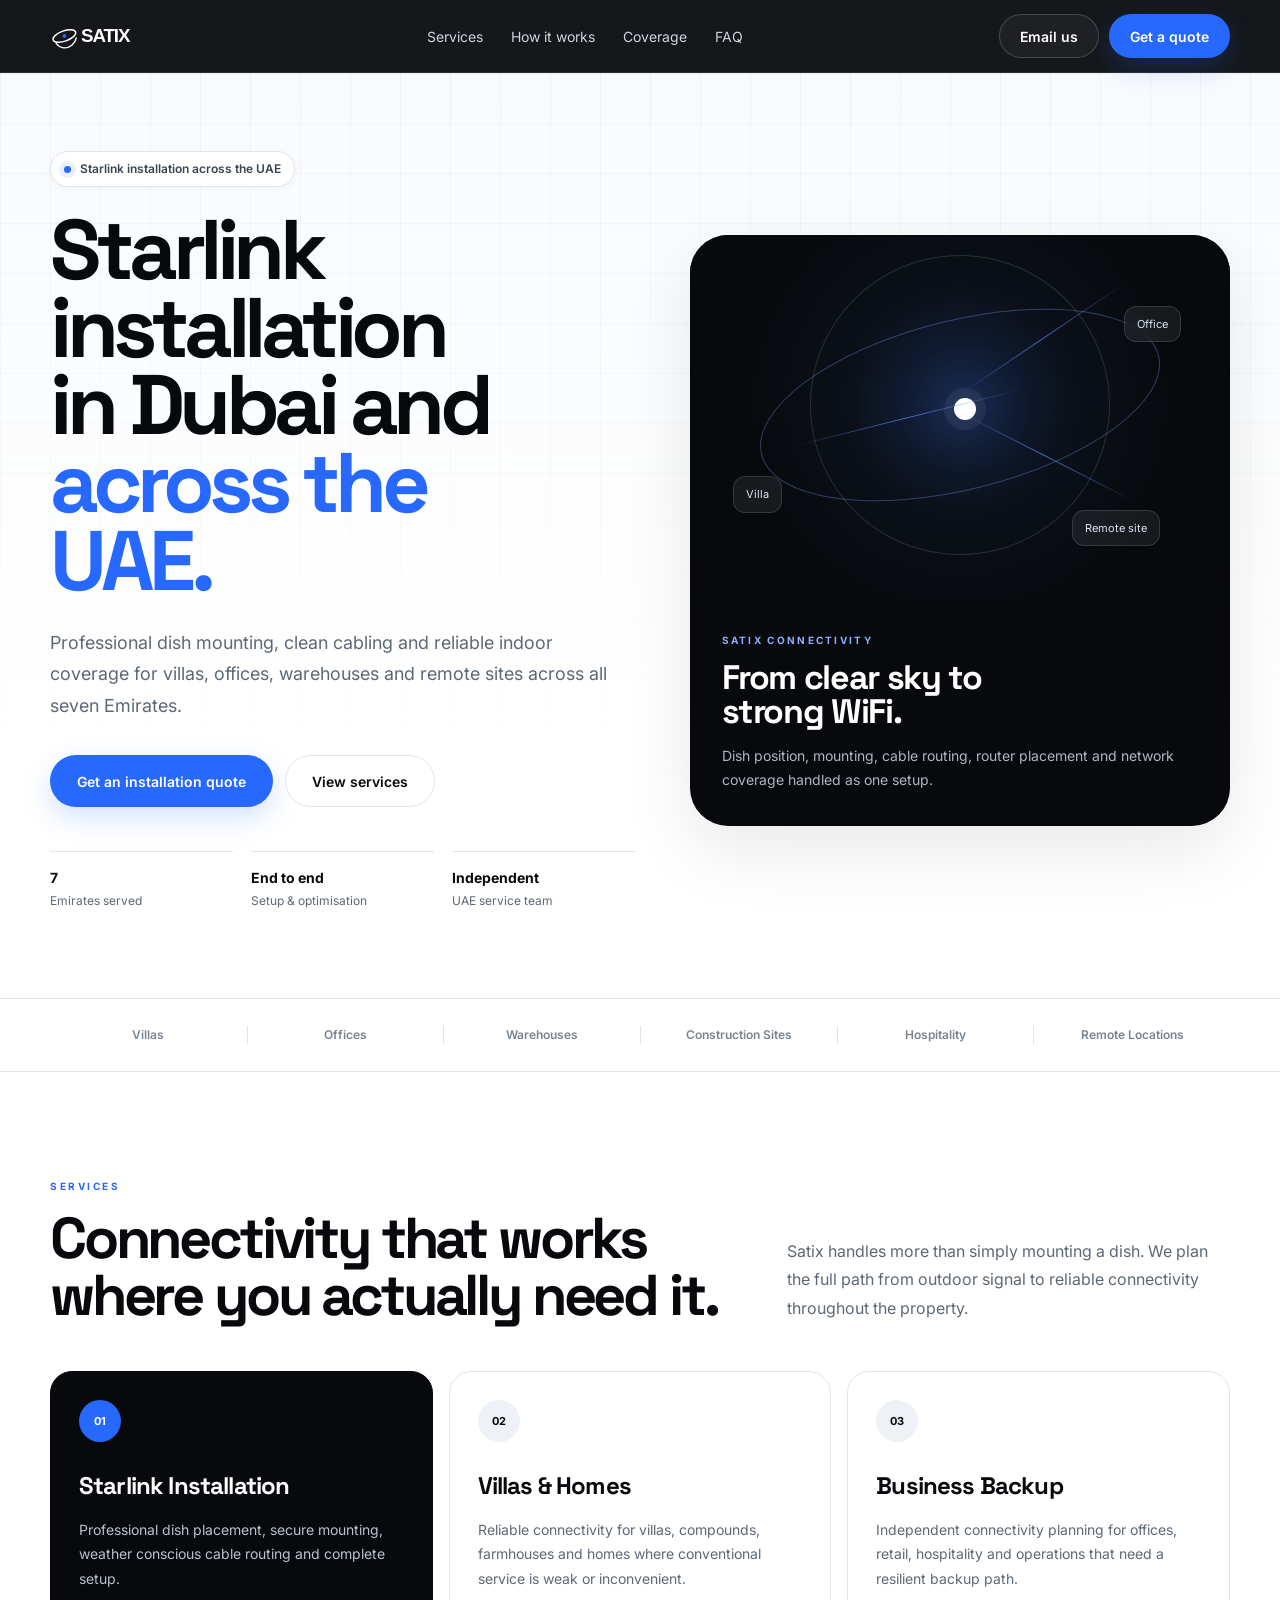
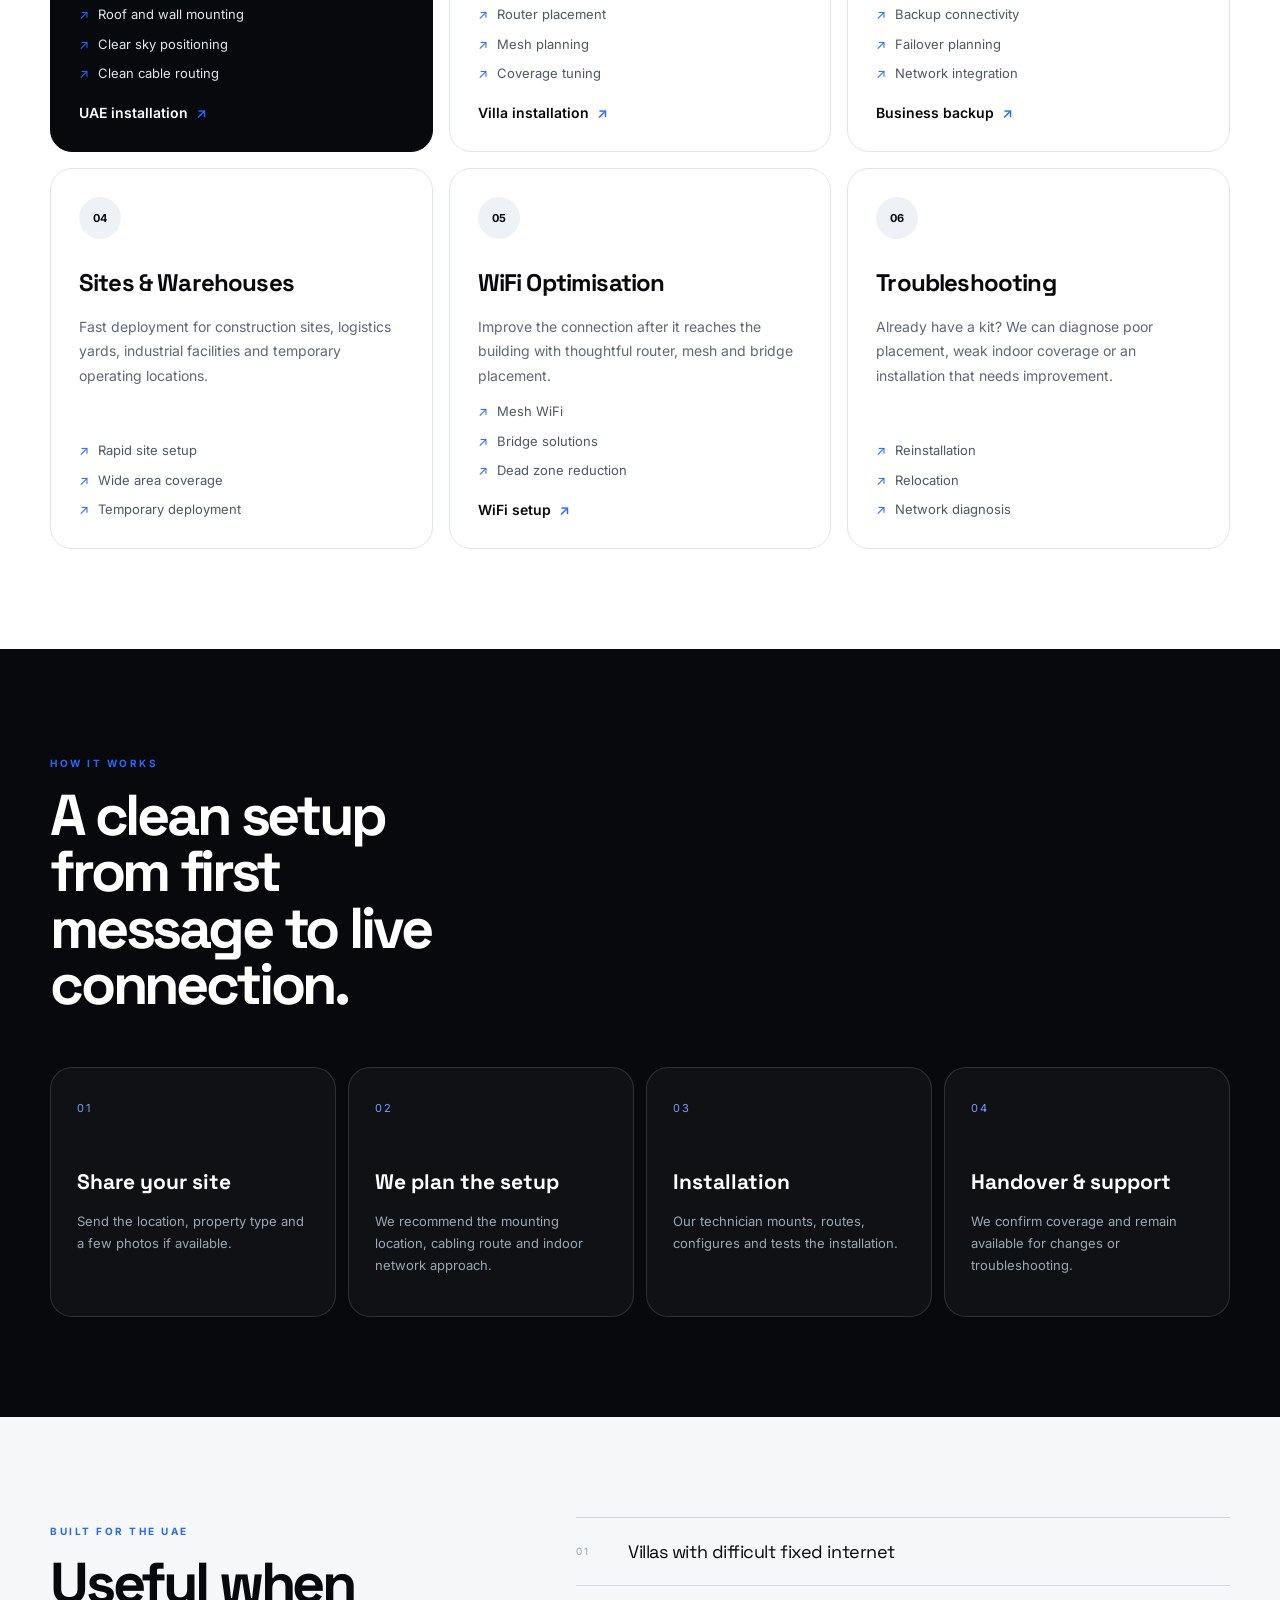
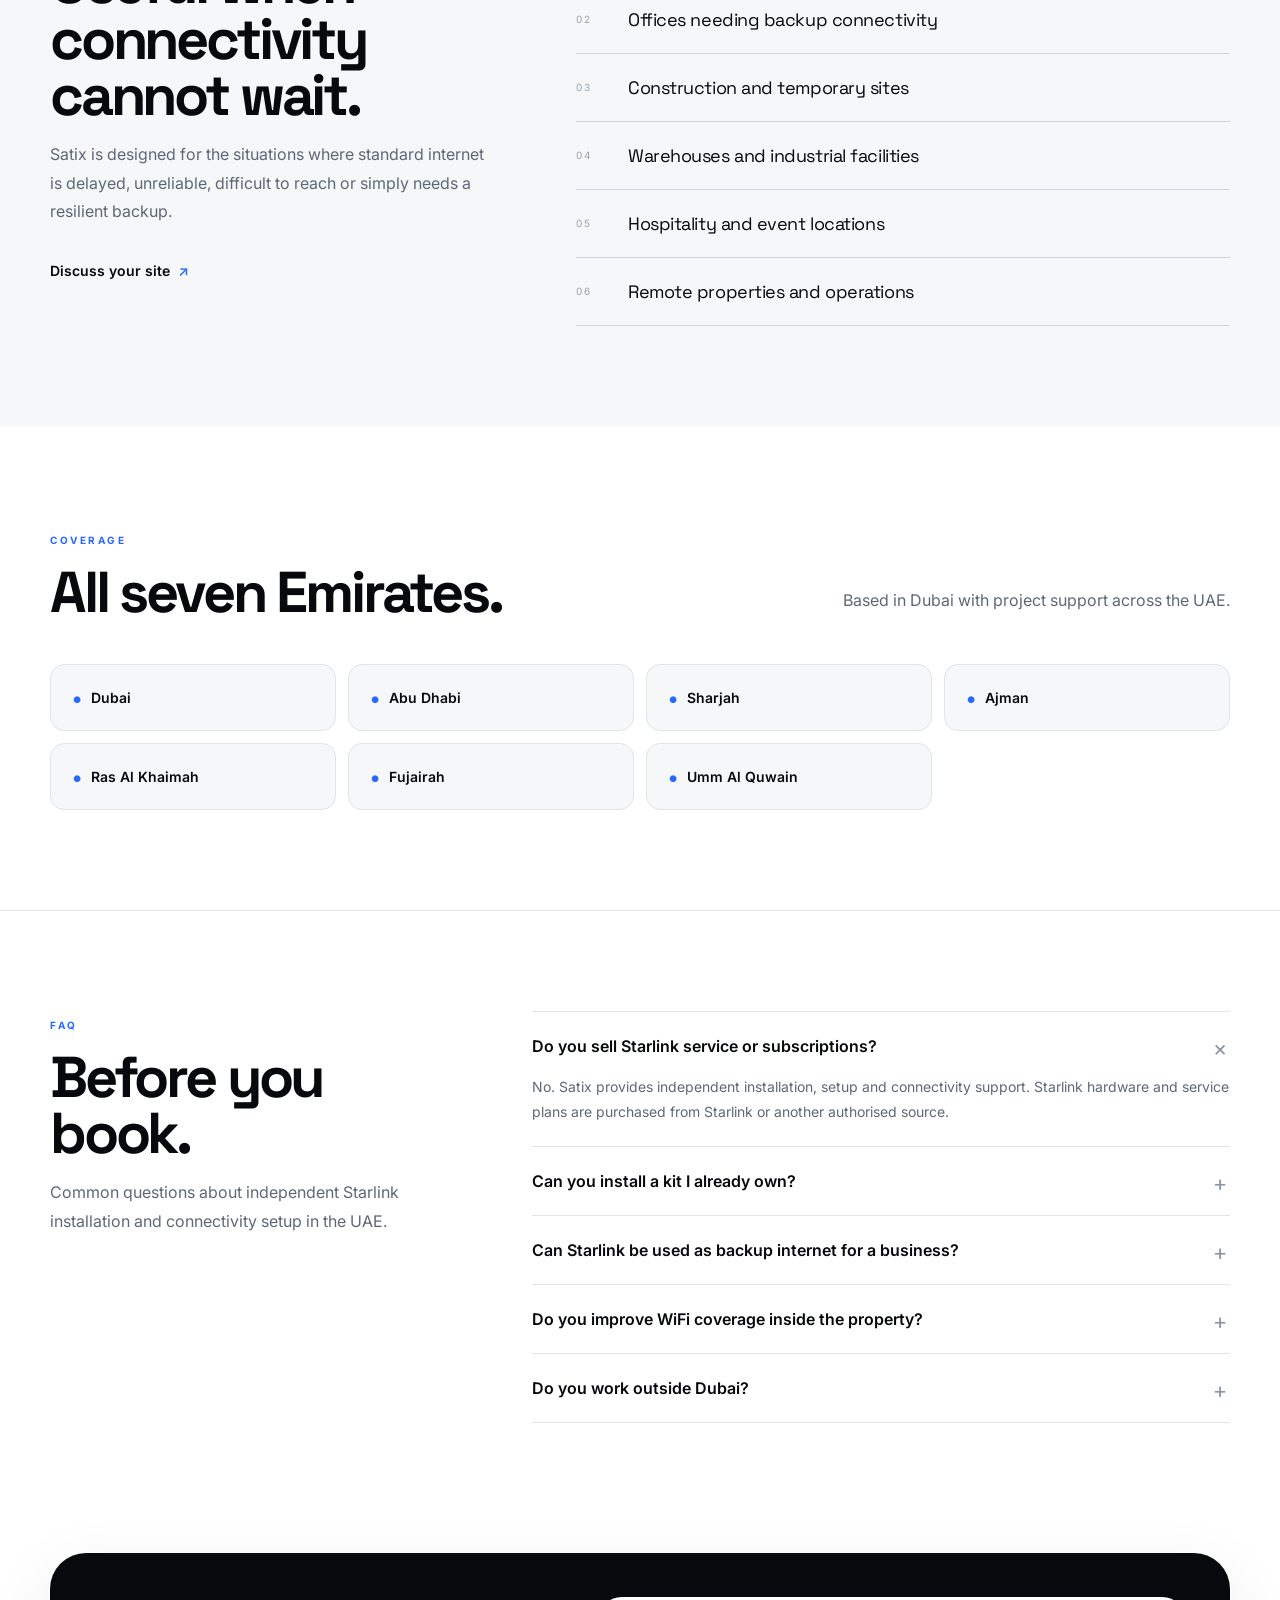
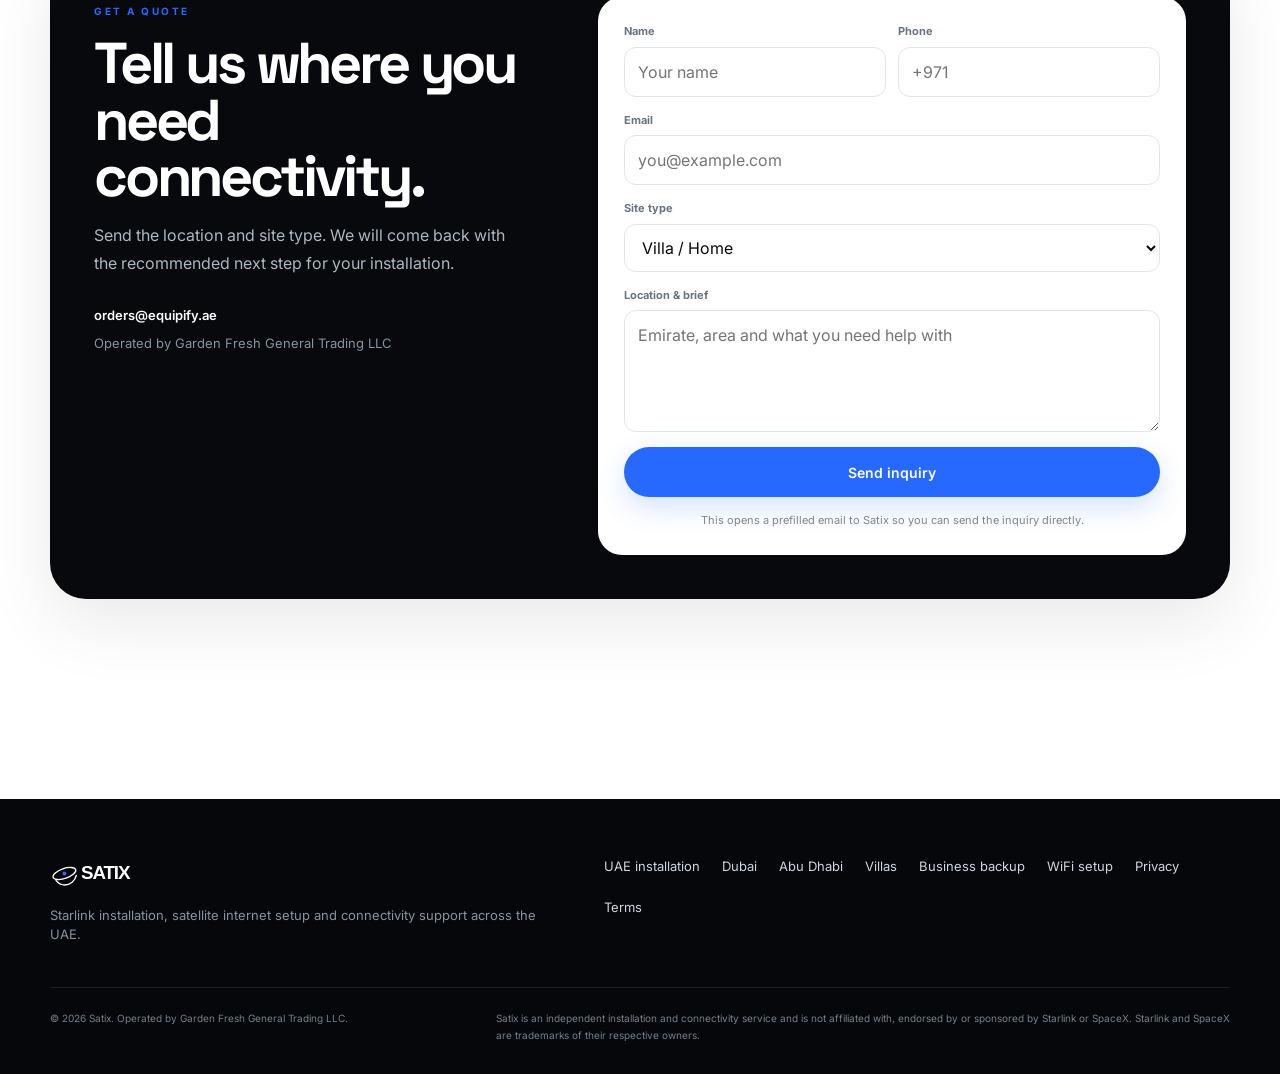
<file: index.html>
<!doctype html>
<html lang="en">
<head>
  <!-- Google tag (gtag.js) -->
<script async src="https://www.googletagmanager.com/gtag/js?id=G-7JS0B66GPB"></script>
<script>
  window.dataLayer = window.dataLayer || [];
  function gtag(){dataLayer.push(arguments);}
  gtag('js', new Date());
  gtag('config', 'G-7JS0B66GPB');
</script>
  <meta charset="utf-8">
  <meta name="viewport" content="width=device-width, initial-scale=1">
  <title>Starlink Installation UAE | Dubai & Abu Dhabi | Satix</title>
  <meta name="description" content="Professional Starlink installation in Dubai, Abu Dhabi and across the UAE. Dish mounting, clean cabling, WiFi setup, business backup and troubleshooting.">
  <meta name="robots" content="index,follow,max-image-preview:large">
  <meta name="theme-color" content="#05070a">
  <link rel="canonical" href="https://www.satix.ae/">
  <link rel="icon" href="favicon.svg" type="image/svg+xml">
  <link rel="manifest" href="site.webmanifest">
  <link rel="preconnect" href="https://fonts.googleapis.com">
  <link rel="preconnect" href="https://fonts.gstatic.com" crossorigin>
  <link href="https://fonts.googleapis.com/css2?family=Inter:wght@400;500;600;700&family=Space+Grotesk:wght@500;600;700&display=swap" rel="stylesheet">
  <link rel="stylesheet" href="styles.css">

  <meta property="og:type" content="website">
  <meta property="og:title" content="Starlink Installation UAE | Satix">
  <meta property="og:description" content="Professional Starlink installation and connectivity setup across the UAE.">
  <meta property="og:url" content="https://www.satix.ae/">
  <meta property="og:image" content="https://www.satix.ae/social-card.svg">
  <meta property="og:site_name" content="Satix">
  <meta name="twitter:card" content="summary_large_image">
  <meta name="twitter:title" content="Starlink Installation UAE | Satix">
  <meta name="twitter:description" content="Professional Starlink installation and connectivity setup across the UAE.">
  <meta name="twitter:image" content="https://www.satix.ae/social-card.svg">

  <script type="application/ld+json">
  {
    "@context": "https://schema.org",
    "@type": "ProfessionalService",
    "name": "Satix",
    "url": "https://www.satix.ae/",
    "logo": "https://www.satix.ae/logo.svg",
    "image": "https://www.satix.ae/social-card.svg",
    "description": "Independent satellite internet installation and connectivity service in the United Arab Emirates.",
    "areaServed": ["Dubai", "Abu Dhabi", "Sharjah", "Ajman", "Ras Al Khaimah", "Fujairah", "Umm Al Quwain"],
    "serviceType": ["Starlink installation", "Satellite internet setup", "WiFi optimisation", "Business backup connectivity", "Troubleshooting"],
    "parentOrganization": {"@type": "Organization", "name": "Garden Fresh General Trading LLC"},
    "email": "orders@equipify.ae"
  }
  </script>
  <script type="application/ld+json">
  {
    "@context": "https://schema.org",
    "@type": "FAQPage",
    "mainEntity": [
      {"@type":"Question","name":"Do you sell Starlink service or subscriptions?","acceptedAnswer":{"@type":"Answer","text":"No. Satix provides independent installation, setup and connectivity support. Starlink hardware and service plans are purchased from Starlink or another authorised source."}},
      {"@type":"Question","name":"Can you install a Starlink kit I already own?","acceptedAnswer":{"@type":"Answer","text":"Yes. Satix can assess the site, install or relocate the equipment, route the cabling and optimise indoor connectivity."}},
      {"@type":"Question","name":"Can Starlink be used as backup internet for a business?","acceptedAnswer":{"@type":"Answer","text":"It can be incorporated into a broader business continuity setup. The right configuration depends on the existing router, network and operational requirements."}},
      {"@type":"Question","name":"Do you improve WiFi coverage inside the property?","acceptedAnswer":{"@type":"Answer","text":"Yes. Satix can plan router placement, mesh coverage and bridge solutions so the connection reaches the areas where it is needed."}},
      {"@type":"Question","name":"Do you provide Starlink installation outside Dubai?","acceptedAnswer":{"@type":"Answer","text":"Yes. Satix supports projects across all seven Emirates."}}
    ]
  }
  </script>
</head>
<body>
  <header class="site-header" id="top"><div class="container nav-shell"><a class="brand" href="#top" aria-label="Satix home"><img src="logo.svg" class="brand-logo" alt="Satix UAE"></a><nav class="desktop-nav" aria-label="Primary navigation"><a href="#services">Services</a><a href="#process">How it works</a><a href="#coverage">Coverage</a><a href="#faq">FAQ</a></nav><div class="header-actions"><a class="btn btn-ghost desktop-only" href="mailto:orders@equipify.ae?subject=Satix%20UAE%20installation%20inquiry">Email us</a><a class="btn btn-primary" href="#quote">Get a quote</a></div></div></header>
  <main>
    <section class="hero"><div class="hero-grid-bg" aria-hidden="true"></div><div class="container hero-layout"><div class="hero-copy"><div class="eyebrow-pill"><span class="pulse"></span> Starlink installation across the UAE</div><h1>Starlink installation in Dubai and <span>across the UAE.</span></h1><p class="hero-lede">Professional dish mounting, clean cabling and reliable indoor coverage for villas, offices, warehouses and remote sites across all seven Emirates.</p><div class="hero-actions"><a class="btn btn-primary btn-large" href="#quote">Get an installation quote</a><a class="btn btn-secondary btn-large" href="#services">View services</a></div><div class="trust-row" aria-label="Service highlights"><div><strong>7</strong><span>Emirates served</span></div><div><strong>End to end</strong><span>Setup & optimisation</span></div><div><strong>Independent</strong><span>UAE service team</span></div></div></div><div class="hero-visual" aria-label="Satix connectivity illustration"><div class="orbit-card"><div class="orbit-scene"><div class="orbit orbit-a"></div><div class="orbit orbit-b"></div><div class="satellite-dot"></div><div class="site-node node-home"><span>Villa</span></div><div class="site-node node-office"><span>Office</span></div><div class="site-node node-site"><span>Remote site</span></div><div class="signal signal-one"></div><div class="signal signal-two"></div><div class="signal signal-three"></div></div><div class="visual-copy"><span class="kicker">SATIX CONNECTIVITY</span><h2>From clear sky to strong WiFi.</h2><p>Dish position, mounting, cable routing, router placement and network coverage handled as one setup.</p></div></div></div></div></section>
    <section class="proof-strip"><div class="container proof-grid"><span>Villas</span><span>Offices</span><span>Warehouses</span><span>Construction Sites</span><span>Hospitality</span><span>Remote Locations</span></div></section>
    <section class="section" id="services"><div class="container"><div class="section-heading split-heading"><div><span class="eyebrow">Services</span><h2>Connectivity that works where you actually need it.</h2></div><p>Satix handles more than simply mounting a dish. We plan the full path from outdoor signal to reliable connectivity throughout the property.</p></div><div class="service-grid"><article class="service-card featured-card"><div class="service-icon">01</div><h3>Starlink Installation</h3><p>Professional dish placement, secure mounting, weather conscious cable routing and complete setup.</p><ul><li>Roof and wall mounting</li><li>Clear sky positioning</li><li>Clean cable routing</li></ul><a class="text-link" href="starlink-installation-uae.html">UAE installation <span>↗</span></a></article><article class="service-card"><div class="service-icon">02</div><h3>Villas & Homes</h3><p>Reliable connectivity for villas, compounds, farmhouses and homes where conventional service is weak or inconvenient.</p><ul><li>Router placement</li><li>Mesh planning</li><li>Coverage tuning</li></ul><a class="text-link" href="starlink-villa-installation-uae.html">Villa installation <span>↗</span></a></article><article class="service-card"><div class="service-icon">03</div><h3>Business Backup</h3><p>Independent connectivity planning for offices, retail, hospitality and operations that need a resilient backup path.</p><ul><li>Backup connectivity</li><li>Failover planning</li><li>Network integration</li></ul><a class="text-link" href="starlink-business-backup-uae.html">Business backup <span>↗</span></a></article><article class="service-card"><div class="service-icon">04</div><h3>Sites & Warehouses</h3><p>Fast deployment for construction sites, logistics yards, industrial facilities and temporary operating locations.</p><ul><li>Rapid site setup</li><li>Wide area coverage</li><li>Temporary deployment</li></ul></article><article class="service-card"><div class="service-icon">05</div><h3>WiFi Optimisation</h3><p>Improve the connection after it reaches the building with thoughtful router, mesh and bridge placement.</p><ul><li>Mesh WiFi</li><li>Bridge solutions</li><li>Dead zone reduction</li></ul><a class="text-link" href="starlink-wifi-setup-uae.html">WiFi setup <span>↗</span></a></article><article class="service-card"><div class="service-icon">06</div><h3>Troubleshooting</h3><p>Already have a kit? We can diagnose poor placement, weak indoor coverage or an installation that needs improvement.</p><ul><li>Reinstallation</li><li>Relocation</li><li>Network diagnosis</li></ul></article></div></div></section>
    <section class="section dark-section" id="process"><div class="container"><div class="section-heading dark-heading"><span class="eyebrow">How it works</span><h2>A clean setup from first message to live connection.</h2></div><div class="process-grid"><article class="process-card"><span>01</span><h3>Share your site</h3><p>Send the location, property type and a few photos if available.</p></article><article class="process-card"><span>02</span><h3>We plan the setup</h3><p>We recommend the mounting location, cabling route and indoor network approach.</p></article><article class="process-card"><span>03</span><h3>Installation</h3><p>Our technician mounts, routes, configures and tests the installation.</p></article><article class="process-card"><span>04</span><h3>Handover & support</h3><p>We confirm coverage and remain available for changes or troubleshooting.</p></article></div></div></section>
    <section class="section use-cases"><div class="container use-case-layout"><div class="use-copy"><span class="eyebrow">Built for the UAE</span><h2>Useful when connectivity cannot wait.</h2><p>Satix is designed for the situations where standard internet is delayed, unreliable, difficult to reach or simply needs a resilient backup.</p><a class="text-link" href="#quote">Discuss your site <span>↗</span></a></div><div class="use-list"><div><span>01</span> Villas with difficult fixed internet</div><div><span>02</span> Offices needing backup connectivity</div><div><span>03</span> Construction and temporary sites</div><div><span>04</span> Warehouses and industrial facilities</div><div><span>05</span> Hospitality and event locations</div><div><span>06</span> Remote properties and operations</div></div></div></section>
    <section class="section coverage-section" id="coverage"><div class="container"><div class="coverage-header"><div><span class="eyebrow">Coverage</span><h2>All seven Emirates.</h2></div><p>Based in Dubai with project support across the UAE.</p></div><div class="emirates-grid"><div><a href="starlink-installation-dubai.html">Dubai</a></div><div><a href="starlink-installation-abu-dhabi.html">Abu Dhabi</a></div><div>Sharjah</div><div>Ajman</div><div>Ras Al Khaimah</div><div>Fujairah</div><div>Umm Al Quwain</div></div></div></section>
    <section class="section faq-section" id="faq"><div class="container faq-layout"><div class="faq-intro"><span class="eyebrow">FAQ</span><h2>Before you book.</h2><p>Common questions about independent Starlink installation and connectivity setup in the UAE.</p></div><div class="faq-list"><details open><summary>Do you sell Starlink service or subscriptions?</summary><p>No. Satix provides independent installation, setup and connectivity support. Starlink hardware and service plans are purchased from Starlink or another authorised source.</p></details><details><summary>Can you install a kit I already own?</summary><p>Yes. We can assess the site, install or relocate the equipment, route the cabling and optimise indoor connectivity.</p></details><details><summary>Can Starlink be used as backup internet for a business?</summary><p>It can be incorporated into a broader business continuity setup. The right configuration depends on your existing router, network and operational requirements.</p></details><details><summary>Do you improve WiFi coverage inside the property?</summary><p>Yes. We can plan router placement, mesh coverage and bridge solutions so the connection reaches the areas where it is needed.</p></details><details><summary>Do you work outside Dubai?</summary><p>Yes. Satix supports projects across all seven Emirates.</p></details></div></div></section>
    <section class="section quote-section" id="quote"><div class="container"><div class="quote-card"><div class="quote-copy"><span class="eyebrow">Get a quote</span><h2>Tell us where you need connectivity.</h2><p>Send the location and site type. We will come back with the recommended next step for your installation.</p><div class="contact-links"><a href="mailto:orders@equipify.ae?subject=Satix%20UAE%20installation%20inquiry">orders@equipify.ae</a><span>Operated by Garden Fresh General Trading LLC</span></div></div><form class="lead-form" id="leadForm"><div class="field-row"><label><span>Name</span><input type="text" name="name" autocomplete="name" required placeholder="Your name"></label><label><span>Phone</span><input type="tel" name="phone" autocomplete="tel" placeholder="+971"></label></div><label><span>Email</span><input type="email" name="email" autocomplete="email" required placeholder="you@example.com"></label><label><span>Site type</span><select name="siteType"><option>Villa / Home</option><option>Office / Business</option><option>Warehouse / Industrial</option><option>Construction / Temporary Site</option><option>Hospitality / Event</option><option>Other</option></select></label><label><span>Location & brief</span><textarea name="message" rows="4" required placeholder="Emirate, area and what you need help with"></textarea></label><button class="btn btn-primary btn-submit" type="submit">Send inquiry</button><p class="form-note">This opens a prefilled email to Satix so you can send the inquiry directly.</p></form></div></div></section>
  </main>
  <footer class="site-footer"><div class="container footer-grid"><div><img src="logo.svg" alt="Satix" class="footer-logo"><p>Starlink installation, satellite internet setup and connectivity support across the UAE.</p></div><div class="footer-links"><a href="starlink-installation-uae.html">UAE installation</a><a href="starlink-installation-dubai.html">Dubai</a><a href="starlink-installation-abu-dhabi.html">Abu Dhabi</a><a href="starlink-villa-installation-uae.html">Villas</a><a href="starlink-business-backup-uae.html">Business backup</a><a href="starlink-wifi-setup-uae.html">WiFi setup</a><a href="privacy.html">Privacy</a><a href="terms.html">Terms</a></div></div><div class="container legal-row"><p>© <span id="year"></span> Satix. Operated by Garden Fresh General Trading LLC.</p><p>Satix is an independent installation and connectivity service and is not affiliated with, endorsed by or sponsored by Starlink or SpaceX. Starlink and SpaceX are trademarks of their respective owners.</p></div></footer>
  <a class="floating-cta" href="#quote" aria-label="Get a Satix quote">Get a quote</a><script src="script.js"></script>
</body>
</html>
</file>
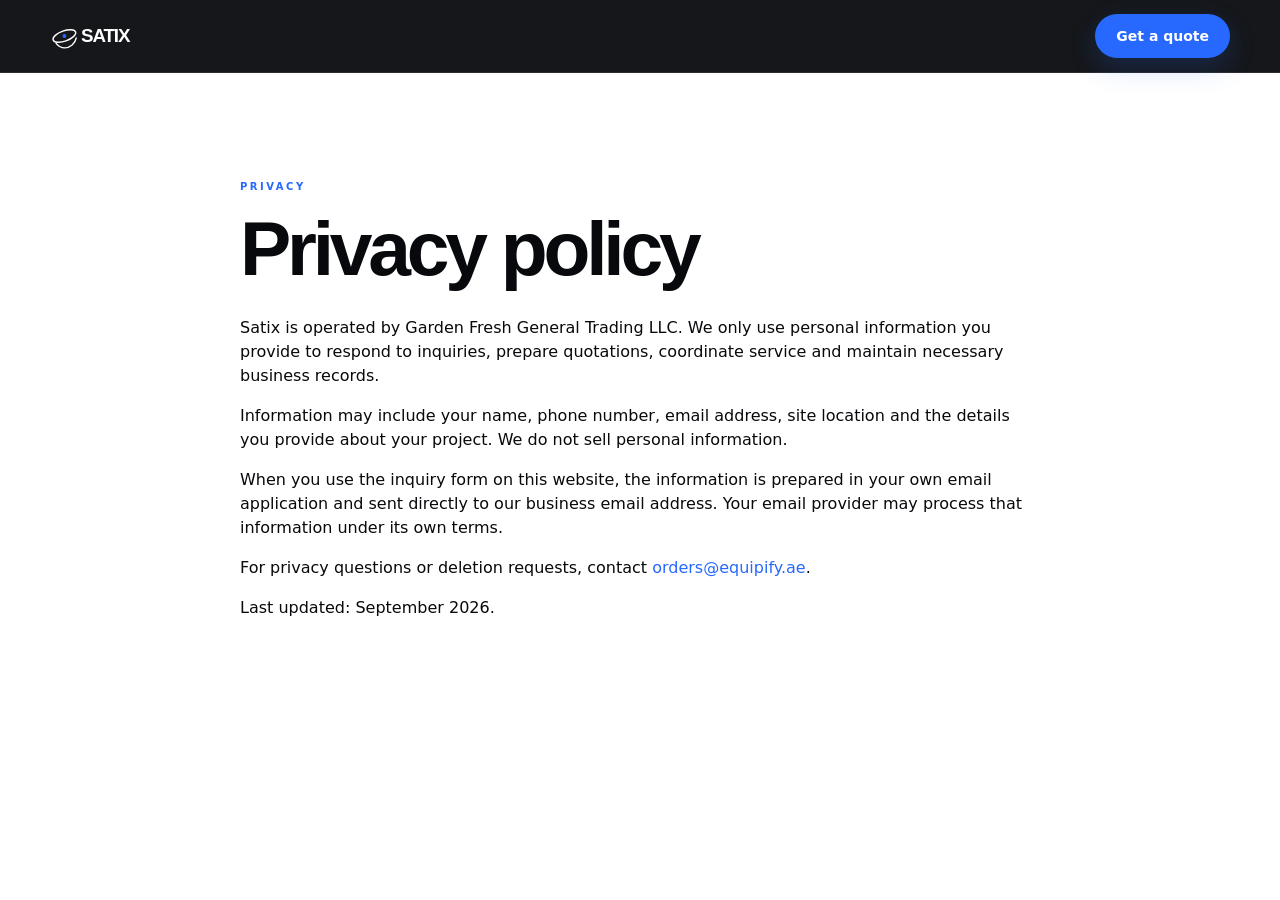
<file: privacy.html>
<!doctype html><html lang="en"><head><meta charset="utf-8"><meta name="viewport" content="width=device-width,initial-scale=1"><title>Privacy | Satix UAE</title><link rel="canonical" href="https://www.satix.ae/privacy.html"><link rel="icon" href="favicon.svg"><link rel="stylesheet" href="styles.css"></head><body><header class="site-header"><div class="container nav-shell"><a class="brand" href="index.html"><img src="logo.svg" class="brand-logo" alt="Satix"></a><div class="header-actions"><a class="btn btn-primary" href="index.html#quote">Get a quote</a></div></div></header><main class="section"><div class="container" style="max-width:800px"><span class="eyebrow">Privacy</span><h1 style="font-family:Space Grotesk,Inter,sans-serif;font-size:clamp(2.8rem,6vw,5rem);letter-spacing:-.055em;line-height:.98;margin:14px 0 30px">Privacy policy</h1><p>Satix is operated by Garden Fresh General Trading LLC. We only use personal information you provide to respond to inquiries, prepare quotations, coordinate service and maintain necessary business records.</p><p>Information may include your name, phone number, email address, site location and the details you provide about your project. We do not sell personal information.</p><p>When you use the inquiry form on this website, the information is prepared in your own email application and sent directly to our business email address. Your email provider may process that information under its own terms.</p><p>For privacy questions or deletion requests, contact <a href="mailto:orders@equipify.ae" style="color:#2768ff">orders@equipify.ae</a>.</p><p>Last updated: September 2026.</p></div></main></body></html>
</file>
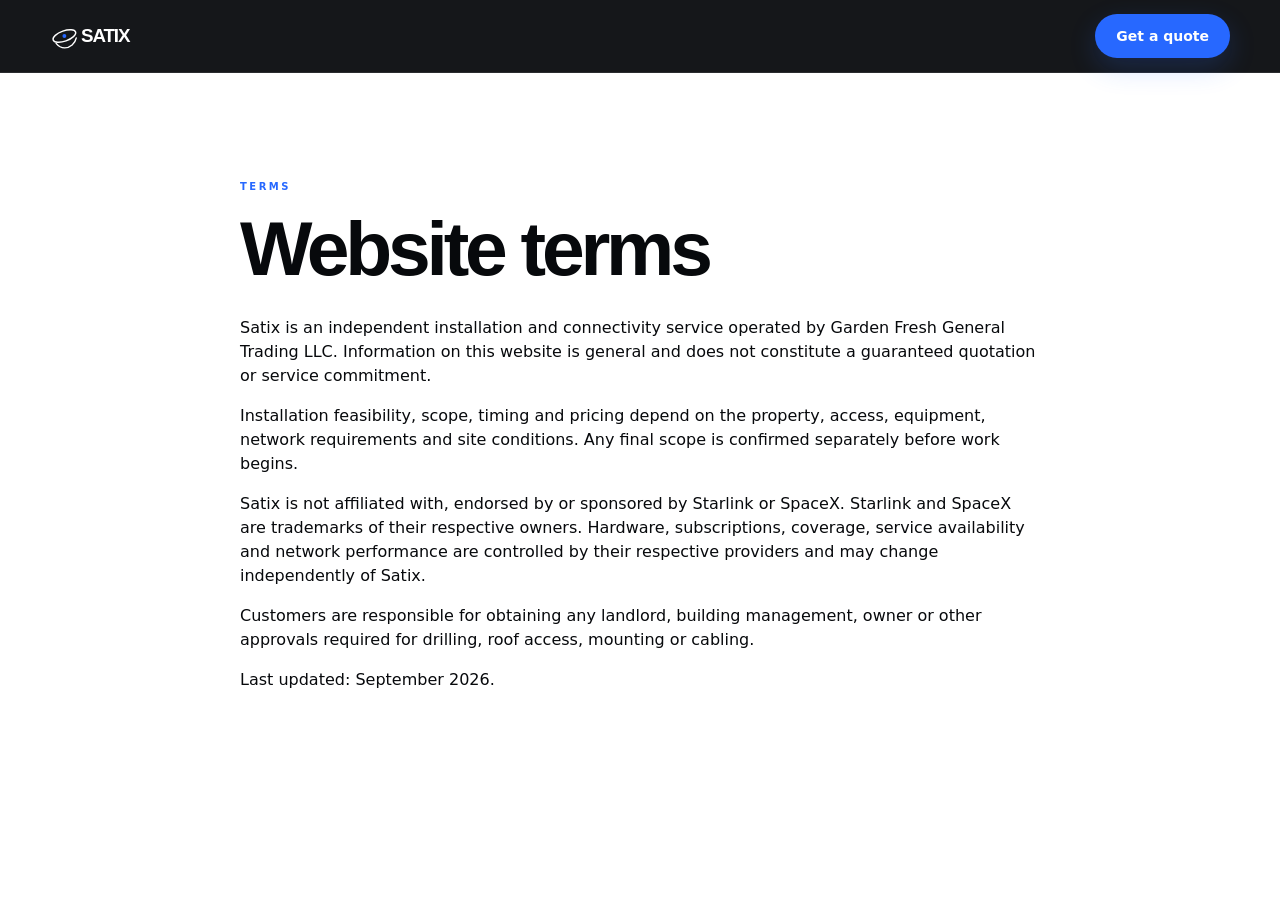
<file: terms.html>
<!doctype html><html lang="en"><head><meta charset="utf-8"><meta name="viewport" content="width=device-width,initial-scale=1"><title>Terms | Satix UAE</title><link rel="canonical" href="https://www.satix.ae/terms.html"><link rel="icon" href="favicon.svg"><link rel="stylesheet" href="styles.css"></head><body><header class="site-header"><div class="container nav-shell"><a class="brand" href="index.html"><img src="logo.svg" class="brand-logo" alt="Satix"></a><div class="header-actions"><a class="btn btn-primary" href="index.html#quote">Get a quote</a></div></div></header><main class="section"><div class="container" style="max-width:800px"><span class="eyebrow">Terms</span><h1 style="font-family:Space Grotesk,Inter,sans-serif;font-size:clamp(2.8rem,6vw,5rem);letter-spacing:-.055em;line-height:.98;margin:14px 0 30px">Website terms</h1><p>Satix is an independent installation and connectivity service operated by Garden Fresh General Trading LLC. Information on this website is general and does not constitute a guaranteed quotation or service commitment.</p><p>Installation feasibility, scope, timing and pricing depend on the property, access, equipment, network requirements and site conditions. Any final scope is confirmed separately before work begins.</p><p>Satix is not affiliated with, endorsed by or sponsored by Starlink or SpaceX. Starlink and SpaceX are trademarks of their respective owners. Hardware, subscriptions, coverage, service availability and network performance are controlled by their respective providers and may change independently of Satix.</p><p>Customers are responsible for obtaining any landlord, building management, owner or other approvals required for drilling, roof access, mounting or cabling.</p><p>Last updated: September 2026.</p></div></main></body></html>
</file>
<file: styles.css>
:root {
  --ink: #07090c;
  --ink-2: #11151b;
  --paper: #ffffff;
  --soft: #f5f7f9;
  --soft-2: #eef2f6;
  --line: #dfe5eb;
  --muted: #5e6875;
  --muted-light: #aeb7c1;
  --blue: #2768ff;
  --blue-dark: #1650d8;
  --blue-soft: #eaf0ff;
  --radius-lg: 32px;
  --radius-md: 22px;
  --radius-sm: 14px;
  --container: 1180px;
  --shadow: 0 24px 70px rgba(7,9,12,.09);
}

* { box-sizing: border-box; }
html { scroll-behavior: smooth; }
body {
  margin: 0;
  font-family: Inter, system-ui, sans-serif;
  color: var(--ink);
  background: var(--paper);
  line-height: 1.5;
  -webkit-font-smoothing: antialiased;
}
a { color: inherit; text-decoration: none; }
img { display: block; max-width: 100%; }
button, input, select, textarea { font: inherit; }
.container { width: min(var(--container), calc(100% - 48px)); margin: 0 auto; }

.site-header {
  position: sticky;
  top: 0;
  z-index: 50;
  background: rgba(7,9,12,.94);
  border-bottom: 1px solid rgba(255,255,255,.09);
  backdrop-filter: blur(14px);
}
.nav-shell { min-height: 72px; display: flex; align-items: center; justify-content: space-between; gap: 28px; }
.brand-logo { width: 120px; height: auto; }
.desktop-nav { display: flex; gap: 28px; align-items: center; color: #cfd6df; font-size: 14px; }
.desktop-nav a { transition: color .2s ease; }
.desktop-nav a:hover { color: #fff; }
.header-actions { display: flex; gap: 10px; }

.btn {
  min-height: 44px;
  padding: 0 20px;
  border-radius: 999px;
  display: inline-flex;
  align-items: center;
  justify-content: center;
  border: 1px solid transparent;
  font-weight: 600;
  font-size: 14px;
  cursor: pointer;
  transition: transform .2s ease, background .2s ease, border-color .2s ease, box-shadow .2s ease;
}
.btn:hover { transform: translateY(-1px); }
.btn-primary { background: var(--blue); color: #fff; box-shadow: 0 10px 28px rgba(39,104,255,.2); }
.btn-primary:hover { background: var(--blue-dark); }
.btn-ghost { color: #fff; border-color: rgba(255,255,255,.18); background: rgba(255,255,255,.04); }
.btn-secondary { background: #fff; border-color: var(--line); color: var(--ink); }
.btn-secondary:hover { background: var(--soft); }
.btn-large { min-height: 52px; padding: 0 26px; }

.hero { position: relative; overflow: hidden; background: linear-gradient(180deg, #f8fafc 0%, #fff 70%); border-bottom: 1px solid var(--line); }
.hero-grid-bg {
  position: absolute; inset: 0;
  background-image: linear-gradient(rgba(10,20,35,.04) 1px, transparent 1px), linear-gradient(90deg, rgba(10,20,35,.04) 1px, transparent 1px);
  background-size: 50px 50px;
  mask-image: linear-gradient(to bottom, rgba(0,0,0,.9), transparent 88%);
}
.hero-layout { position: relative; display: grid; grid-template-columns: 1.04fr .96fr; gap: 54px; align-items: center; min-height: 700px; padding: 78px 0 88px; }
.eyebrow-pill { display: inline-flex; align-items: center; gap: 9px; background: #fff; border: 1px solid var(--line); border-radius: 999px; padding: 8px 13px; font-size: 12px; font-weight: 600; color: #394452; box-shadow: 0 2px 8px rgba(7,9,12,.04); }
.pulse { width: 7px; height: 7px; background: var(--blue); border-radius: 50%; box-shadow: 0 0 0 5px rgba(39,104,255,.09); }
.hero h1 { font-family: "Space Grotesk", Inter, sans-serif; font-size: clamp(3.6rem, 6.6vw, 6.2rem); line-height: .92; letter-spacing: -.065em; margin: 25px 0 0; max-width: 8.5ch; }
.hero h1 span { color: var(--blue); }
.hero-lede { font-size: 18px; line-height: 1.75; color: var(--muted); max-width: 590px; margin: 26px 0 0; }
.hero-actions { display: flex; gap: 12px; flex-wrap: wrap; margin-top: 34px; }
.trust-row { display: grid; grid-template-columns: repeat(3, 1fr); gap: 18px; margin-top: 44px; max-width: 650px; }
.trust-row div { border-top: 1px solid var(--line); padding-top: 15px; }
.trust-row strong { display: block; font-size: 14px; }
.trust-row span { display: block; font-size: 12px; margin-top: 4px; color: var(--muted); }

.hero-visual { min-width: 0; }
.orbit-card { background: var(--ink); color: #fff; border-radius: 38px; overflow: hidden; min-height: 560px; box-shadow: var(--shadow); position: relative; }
.orbit-scene { height: 370px; position: relative; overflow: hidden; background: radial-gradient(circle at 50% 45%, #162749 0%, #0b1019 33%, #07090c 66%); }
.orbit { position: absolute; border: 1px solid rgba(120,158,255,.35); border-radius: 50%; left: 50%; top: 46%; transform: translate(-50%,-50%) rotate(-14deg); }
.orbit-a { width: 410px; height: 170px; }
.orbit-b { width: 300px; height: 300px; transform: translate(-50%,-50%) rotate(28deg); border-color: rgba(255,255,255,.13); }
.satellite-dot { position: absolute; left: 49%; top: 44%; width: 22px; height: 22px; border-radius: 50%; background: #fff; box-shadow: 0 0 0 10px rgba(255,255,255,.06), 0 0 55px rgba(84,132,255,.65); }
.site-node { position: absolute; padding: 9px 12px; border: 1px solid rgba(255,255,255,.13); border-radius: 12px; background: rgba(255,255,255,.07); backdrop-filter: blur(7px); font-size: 11px; color: #dbe5f2; }
.node-home { left: 8%; bottom: 25%; }
.node-office { right: 9%; top: 19%; }
.node-site { right: 13%; bottom: 16%; }
.signal { position: absolute; height: 1px; background: linear-gradient(90deg, transparent, rgba(95,141,255,.9), transparent); transform-origin: left center; opacity: .75; }
.signal-one { width: 240px; left: 19%; top: 57%; transform: rotate(-14deg); }
.signal-two { width: 200px; left: 50%; top: 43%; transform: rotate(-34deg); }
.signal-three { width: 205px; left: 49%; top: 47%; transform: rotate(27deg); }
.visual-copy { padding: 28px 32px 34px; }
.kicker { display: block; color: #8dafff; font-size: 10px; letter-spacing: .23em; font-weight: 700; }
.visual-copy h2 { font-family: "Space Grotesk", sans-serif; font-size: 34px; line-height: 1; letter-spacing: -.04em; margin: 13px 0 0; max-width: 14ch; }
.visual-copy p { color: #aeb7c1; line-height: 1.7; font-size: 14px; margin: 15px 0 0; max-width: 470px; }

.proof-strip { border-bottom: 1px solid var(--line); background: #fff; }
.proof-grid { display: grid; grid-template-columns: repeat(6,1fr); align-items: center; text-align: center; min-height: 72px; font-size: 12px; font-weight: 600; color: #7a8490; }
.proof-grid span + span { border-left: 1px solid var(--line); }

.section { padding: 100px 0; scroll-margin-top: 72px; }
.eyebrow { display: inline-block; font-size: 10px; letter-spacing: .25em; text-transform: uppercase; font-weight: 700; color: var(--blue); }
.section-heading h2, .use-copy h2, .coverage-header h2, .faq-intro h2, .quote-copy h2 { font-family: "Space Grotesk", sans-serif; font-size: clamp(2.5rem, 4.5vw, 4.3rem); line-height: .98; letter-spacing: -.055em; margin: 14px 0 0; }
.split-heading { display: grid; grid-template-columns: 1.1fr .72fr; gap: 60px; align-items: end; }
.split-heading p { color: var(--muted); line-height: 1.8; margin: 0; }

.service-grid { display: grid; grid-template-columns: repeat(3,1fr); gap: 16px; margin-top: 48px; }
.service-card { border: 1px solid var(--line); border-radius: var(--radius-md); padding: 28px; background: #fff; min-height: 340px; display: flex; flex-direction: column; transition: transform .25s ease, box-shadow .25s ease; }
.service-card:hover { transform: translateY(-3px); box-shadow: 0 20px 48px rgba(7,9,12,.07); }
.featured-card { background: var(--ink); color: #fff; border-color: var(--ink); }
.service-icon { width: 42px; height: 42px; display: grid; place-items: center; border-radius: 50%; background: var(--soft-2); color: var(--ink); font-size: 11px; font-weight: 700; }
.featured-card .service-icon { background: var(--blue); color: #fff; }
.service-card h3 { font-family: "Space Grotesk", sans-serif; font-size: 24px; letter-spacing: -.035em; margin: 26px 0 0; }
.service-card p { color: var(--muted); line-height: 1.75; font-size: 14px; }
.featured-card p { color: #b9c3ce; }
.service-card ul { list-style: none; padding: 0; margin: auto 0 0; display: grid; gap: 10px; font-size: 13px; color: #4c5866; }
.featured-card ul { color: #e0e6ed; }
.service-card li::before { content: "↗"; color: var(--blue); margin-right: 9px; }

.dark-section { background: var(--ink); color: #fff; }
.dark-heading { max-width: 850px; }
.dark-heading h2 { max-width: 12ch; }
.process-grid { display: grid; grid-template-columns: repeat(4,1fr); gap: 12px; margin-top: 54px; }
.process-card { border: 1px solid rgba(255,255,255,.13); border-radius: var(--radius-md); padding: 26px; min-height: 230px; background: rgba(255,255,255,.035); }
.process-card > span { color: #779cff; font-size: 11px; letter-spacing: .16em; }
.process-card h3 { font-family: "Space Grotesk", sans-serif; font-size: 21px; margin: 48px 0 0; }
.process-card p { color: #9ca7b4; line-height: 1.7; font-size: 13px; }

.use-cases { background: var(--soft); }
.use-case-layout { display: grid; grid-template-columns: .8fr 1.2fr; gap: 90px; align-items: start; }
.use-copy p { color: var(--muted); line-height: 1.8; max-width: 500px; }
.text-link { display: inline-flex; gap: 8px; align-items: center; margin-top: 18px; font-weight: 600; font-size: 14px; }
.text-link span { color: var(--blue); }
.use-list { border-top: 1px solid #cfd6df; }
.use-list div { min-height: 68px; display: flex; align-items: center; border-bottom: 1px solid #cfd6df; font-family: "Space Grotesk", sans-serif; font-size: 18px; letter-spacing: -.025em; }
.use-list span { color: #97a2ae; font-family: Inter, sans-serif; font-size: 10px; letter-spacing: .18em; width: 52px; }

.coverage-section { background: #fff; }
.coverage-header { display: flex; justify-content: space-between; gap: 40px; align-items: end; }
.coverage-header p { color: var(--muted); margin: 0 0 8px; }
.emirates-grid { display: grid; grid-template-columns: repeat(4,1fr); gap: 12px; margin-top: 44px; }
.emirates-grid div { border: 1px solid var(--line); background: var(--soft); border-radius: var(--radius-sm); padding: 22px; font-weight: 600; font-size: 14px; }
.emirates-grid div::before { content: "●"; color: var(--blue); font-size: 9px; margin-right: 10px; }

.faq-section { border-top: 1px solid var(--line); }
.faq-layout { display: grid; grid-template-columns: .72fr 1.28fr; gap: 90px; }
.faq-intro { position: sticky; top: 110px; align-self: start; }
.faq-intro p { color: var(--muted); line-height: 1.8; }
.faq-list { border-top: 1px solid var(--line); }
details { border-bottom: 1px solid var(--line); padding: 22px 0; }
summary { list-style: none; cursor: pointer; font-weight: 600; font-size: 16px; padding-right: 36px; position: relative; }
summary::-webkit-details-marker { display: none; }
summary::after { content: "+"; position: absolute; right: 3px; top: -2px; font-size: 22px; font-weight: 400; color: #8a95a1; }
details[open] summary::after { content: "×"; }
details p { color: var(--muted); font-size: 14px; line-height: 1.8; max-width: 720px; margin: 16px 0 0; }

.quote-section { padding-top: 30px; }
.quote-card { background: var(--ink); color: #fff; border-radius: 36px; padding: 44px; display: grid; grid-template-columns: .85fr 1.15fr; gap: 70px; box-shadow: var(--shadow); }
.quote-copy p { color: #aeb7c1; line-height: 1.8; max-width: 460px; }
.contact-links { display: grid; gap: 8px; margin-top: 28px; font-size: 13px; }
.contact-links a { color: #fff; font-weight: 600; }
.contact-links span { color: #8793a0; }
.lead-form { background: #fff; color: var(--ink); border-radius: 24px; padding: 26px; display: grid; gap: 15px; }
.field-row { display: grid; grid-template-columns: 1fr 1fr; gap: 12px; }
.lead-form label { display: grid; gap: 7px; }
.lead-form label > span { font-size: 11px; font-weight: 700; color: #6a7480; }
input, select, textarea { width: 100%; border: 1px solid var(--line); border-radius: 12px; background: #fff; padding: 12px 13px; outline: none; color: var(--ink); }
textarea { resize: vertical; }
input:focus, select:focus, textarea:focus { border-color: #91abef; box-shadow: 0 0 0 3px rgba(39,104,255,.09); }
.btn-submit { width: 100%; border: 0; min-height: 50px; }
.form-note { margin: 0; color: #7c8793; font-size: 11px; text-align: center; }

.site-footer { background: #05070a; color: #fff; padding: 58px 0 30px; margin-top: 100px; }
.footer-grid { display: flex; justify-content: space-between; gap: 40px; align-items: flex-start; }
.footer-logo { width: 120px; }
.footer-grid p { color: #8793a0; font-size: 13px; margin: 16px 0 0; }
.footer-links { display: flex; flex-wrap: wrap; gap: 22px; color: #cfd6df; font-size: 13px; }
.legal-row { border-top: 1px solid rgba(255,255,255,.1); margin-top: 42px; padding-top: 22px; display: grid; grid-template-columns: .7fr 1.3fr; gap: 50px; color: #74808c; font-size: 10px; line-height: 1.7; }
.legal-row p { margin: 0; }
.floating-cta { display: none; }

@media (max-width: 1000px) {
  .desktop-nav { display: none; }
  .hero-layout { grid-template-columns: 1fr; min-height: auto; }
  .hero-copy { max-width: 720px; }
  .hero h1 { max-width: 9ch; }
  .hero-visual { max-width: 720px; }
  .proof-grid { grid-template-columns: repeat(3,1fr); }
  .proof-grid span { padding: 12px; border-bottom: 1px solid var(--line); }
  .service-grid { grid-template-columns: repeat(2,1fr); }
  .process-grid { grid-template-columns: repeat(2,1fr); }
  .use-case-layout, .faq-layout, .quote-card { grid-template-columns: 1fr; gap: 48px; }
  .faq-intro { position: static; }
  .emirates-grid { grid-template-columns: repeat(3,1fr); }
}

@media (max-width: 680px) {
  .container { width: min(var(--container), calc(100% - 30px)); }
  .nav-shell { min-height: 64px; }
  .brand-logo { width: 102px; }
  .desktop-only { display: none; }
  .header-actions .btn-primary { min-height: 40px; padding: 0 15px; font-size: 12px; }
  .hero-layout { padding: 54px 0 62px; gap: 36px; }
  .hero h1 { font-size: clamp(3rem, 17vw, 4.8rem); }
  .hero-lede { font-size: 16px; }
  .hero-actions { display: grid; }
  .trust-row { grid-template-columns: 1fr; gap: 12px; }
  .orbit-card { min-height: 500px; border-radius: 28px; }
  .orbit-scene { height: 330px; }
  .visual-copy { padding: 24px; }
  .visual-copy h2 { font-size: 30px; }
  .proof-grid { grid-template-columns: repeat(2,1fr); }
  .section { padding: 74px 0; }
  .split-heading { grid-template-columns: 1fr; gap: 22px; }
  .service-grid, .process-grid, .emirates-grid { grid-template-columns: 1fr; }
  .service-card { min-height: 310px; }
  .coverage-header { display: block; }
  .coverage-header p { margin-top: 18px; }
  .field-row { grid-template-columns: 1fr; }
  .quote-card { padding: 26px; border-radius: 28px; }
  .footer-grid { display: grid; }
  .footer-links { display: grid; grid-template-columns: repeat(2,1fr); }
  .legal-row { grid-template-columns: 1fr; gap: 14px; }
  .floating-cta { display: flex; position: fixed; right: 15px; bottom: 15px; z-index: 60; background: var(--blue); color: #fff; border-radius: 999px; padding: 13px 17px; font-size: 12px; font-weight: 700; box-shadow: 0 10px 30px rgba(39,104,255,.28); }
}
</file>
